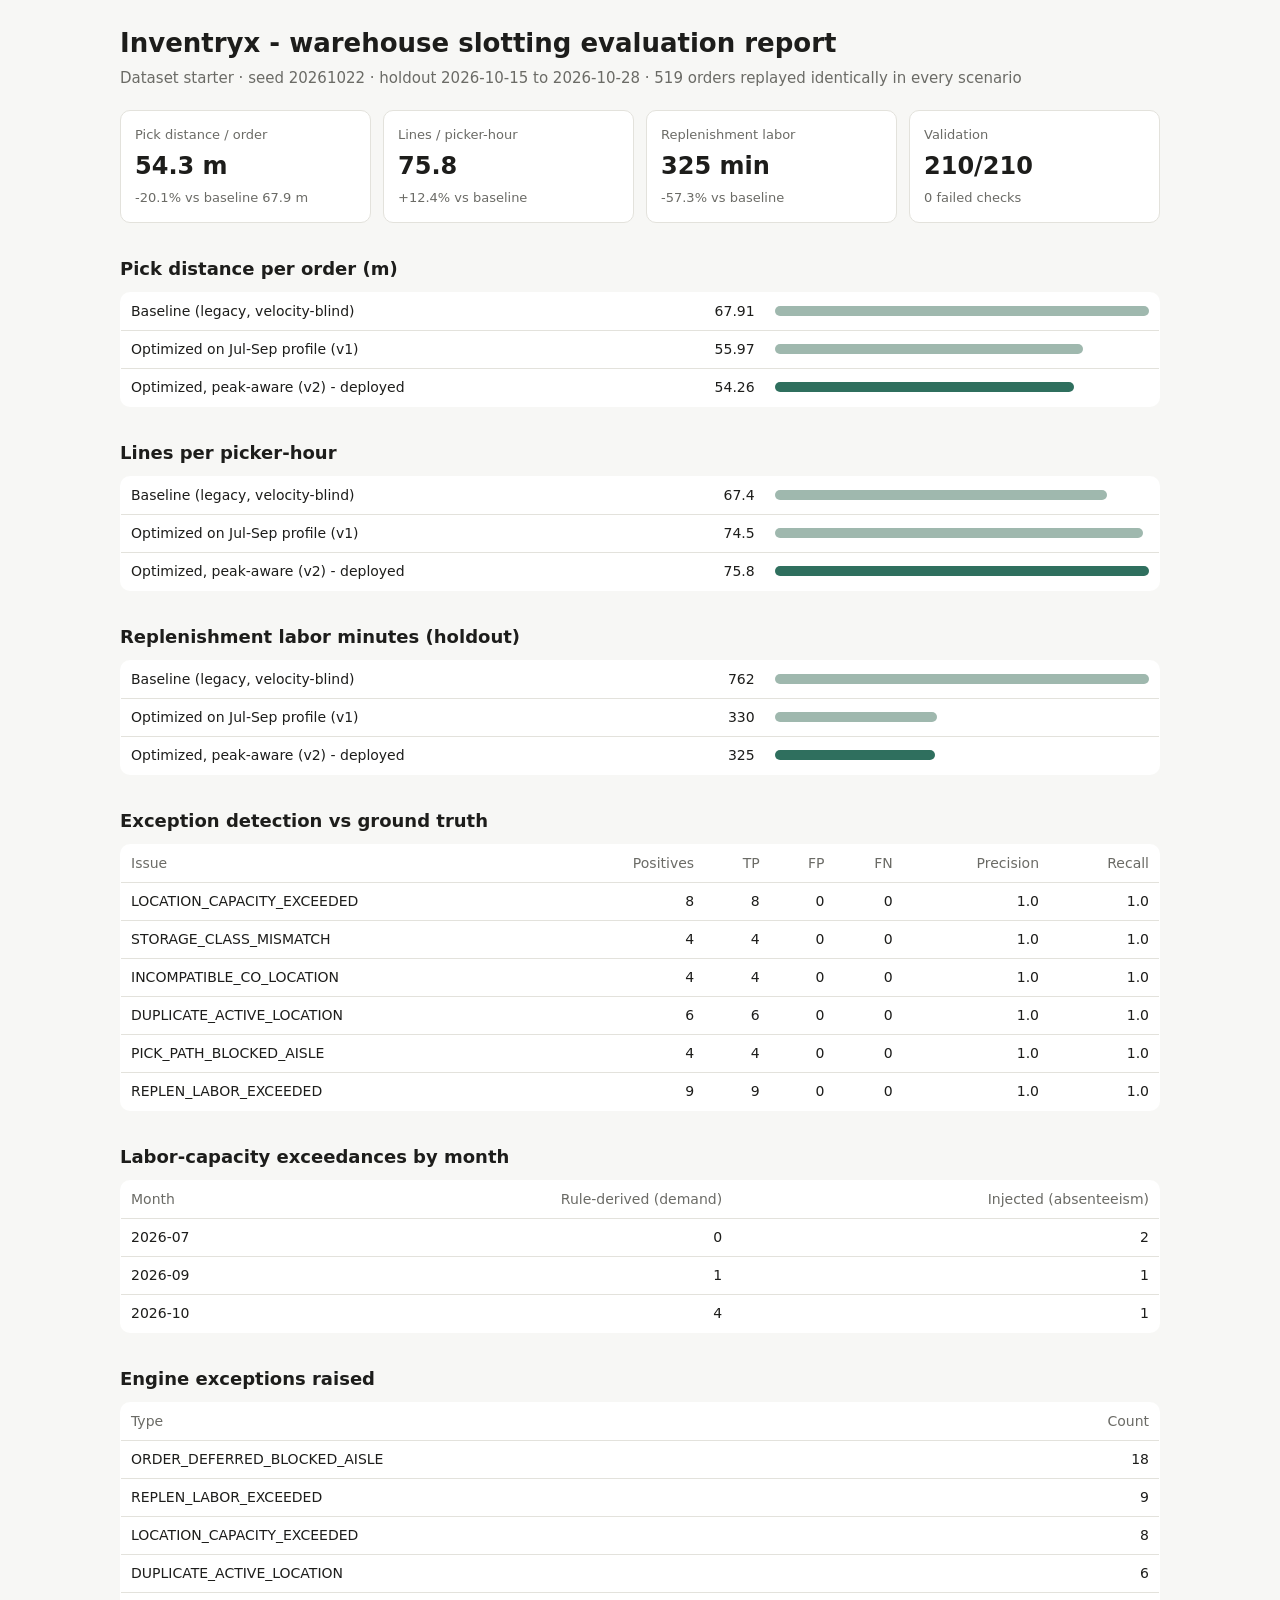
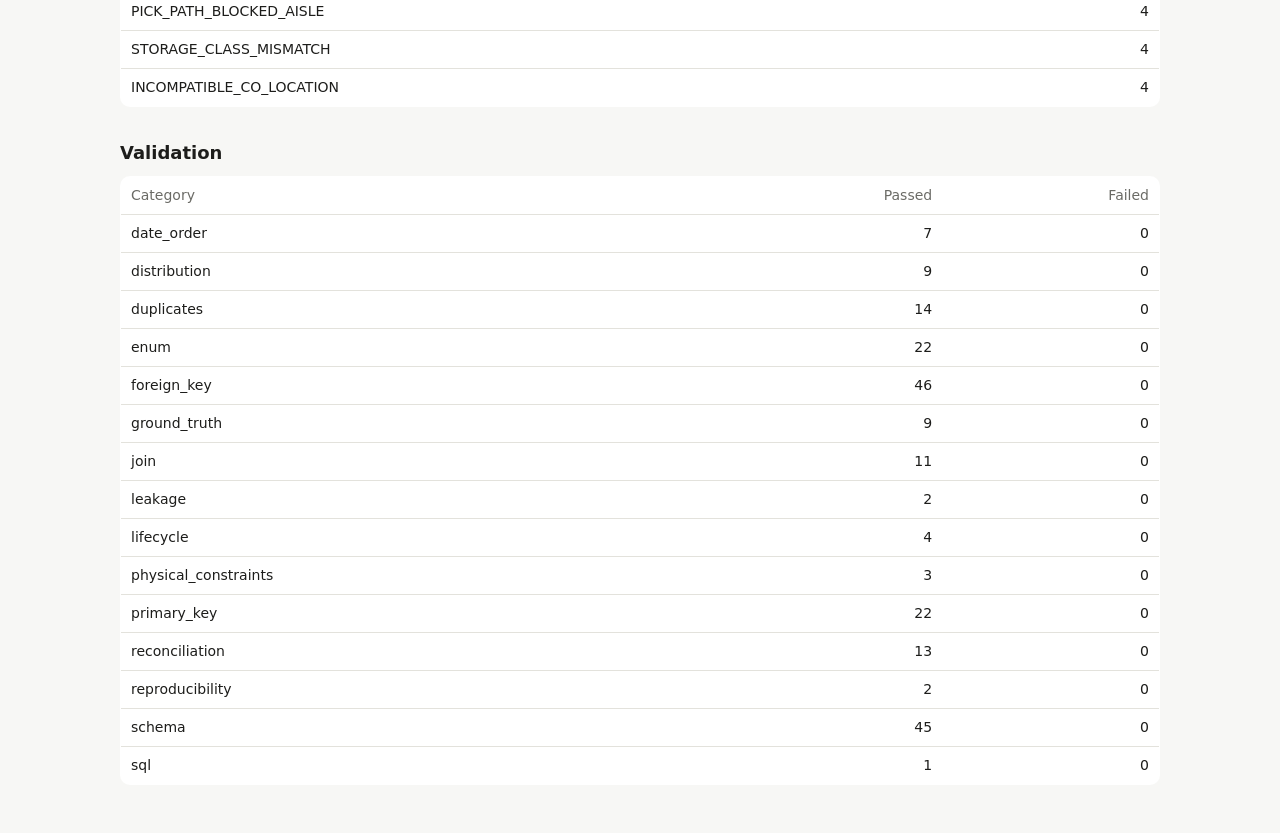
<file: data/starter/reports/report.html>
<!doctype html><html lang="en"><head><meta charset="utf-8">
<meta name="viewport" content="width=device-width,initial-scale=1"><title>Inventryx Report</title>
<style>
:root{--bg:#f7f7f5;--fg:#1d1d1b;--mute:#6b6b66;--card:#fff;--line:#e3e2dc;--accent:#2f6f5e;--accent2:#9fb8ae;--bad:#b3261e}
@media (prefers-color-scheme:dark){:root{--bg:#151614;--fg:#ecebe6;--mute:#a3a29b;--card:#1f201d;--line:#34352f;--accent:#7cc3ab;--accent2:#4a5d55;--bad:#ff8a80}}
body{margin:0;background:var(--bg);color:var(--fg);font:15px/1.5 system-ui,-apple-system,Segoe UI,sans-serif}
main{max-width:1040px;margin:0 auto;padding:24px 16px 48px} h1{font-size:26px;margin:0 0 4px}
h2{font-size:18px;margin:32px 0 10px} .sub{color:var(--mute)}
.tiles{display:grid;grid-template-columns:repeat(auto-fit,minmax(200px,1fr));gap:12px;margin-top:20px}
.tile{background:var(--card);border:1px solid var(--line);border-radius:10px;padding:14px}
.k{color:var(--mute);font-size:13px} .v{font-size:24px;font-weight:600;margin:4px 0} .d{font-size:13px;color:var(--mute)}
table{width:100%;border-collapse:collapse;background:var(--card);border:1px solid var(--line);border-radius:10px;overflow:hidden}
td,th{padding:8px 10px;border-bottom:1px solid var(--line);text-align:left;font-size:14px}
th{color:var(--mute);font-weight:500} .num{text-align:right;font-variant-numeric:tabular-nums;white-space:nowrap}
.barcell{width:38%} .bar{height:10px;border-radius:5px;background:var(--accent2)} .bar.hi{background:var(--accent)}
.bad{color:var(--bad);font-weight:600} .wrap{overflow-x:auto}
</style></head><body><main>
<h1>Inventryx - warehouse slotting evaluation report</h1>
<div class="sub">Dataset starter · seed 20261022 · holdout 2026-10-15 to 2026-10-28 ·
519 orders replayed identically in every scenario</div>
<div class="tiles"><div class='tile'><div class='k'>Pick distance / order</div><div class='v'>54.3 m</div><div class='d'>-20.1% vs baseline 67.9 m</div></div><div class='tile'><div class='k'>Lines / picker-hour</div><div class='v'>75.8</div><div class='d'>+12.4% vs baseline</div></div><div class='tile'><div class='k'>Replenishment labor</div><div class='v'>325 min</div><div class='d'>-57.3% vs baseline</div></div><div class='tile'><div class='k'>Validation</div><div class='v'>210/210</div><div class='d'>0 failed checks</div></div></div>
<h2>Pick distance per order (m)</h2><div class="wrap"><table><tr><td>Baseline (legacy, velocity-blind)</td><td class='num'>67.91</td><td class='barcell'><div class='bar ' style='width:100.0%'></div></td></tr><tr><td>Optimized on Jul-Sep profile (v1)</td><td class='num'>55.97</td><td class='barcell'><div class='bar ' style='width:82.4%'></div></td></tr><tr><td>Optimized, peak-aware (v2) - deployed</td><td class='num'>54.26</td><td class='barcell'><div class='bar hi' style='width:79.9%'></div></td></tr></table></div>
<h2>Lines per picker-hour</h2><div class="wrap"><table><tr><td>Baseline (legacy, velocity-blind)</td><td class='num'>67.4</td><td class='barcell'><div class='bar ' style='width:88.9%'></div></td></tr><tr><td>Optimized on Jul-Sep profile (v1)</td><td class='num'>74.5</td><td class='barcell'><div class='bar ' style='width:98.3%'></div></td></tr><tr><td>Optimized, peak-aware (v2) - deployed</td><td class='num'>75.8</td><td class='barcell'><div class='bar hi' style='width:100.0%'></div></td></tr></table></div>
<h2>Replenishment labor minutes (holdout)</h2><div class="wrap"><table><tr><td>Baseline (legacy, velocity-blind)</td><td class='num'>762</td><td class='barcell'><div class='bar ' style='width:100.0%'></div></td></tr><tr><td>Optimized on Jul-Sep profile (v1)</td><td class='num'>330</td><td class='barcell'><div class='bar ' style='width:43.3%'></div></td></tr><tr><td>Optimized, peak-aware (v2) - deployed</td><td class='num'>325</td><td class='barcell'><div class='bar hi' style='width:42.7%'></div></td></tr></table></div>
<h2>Exception detection vs ground truth</h2><div class="wrap"><table><tr><th>Issue</th><th class="num">Positives</th>
<th class="num">TP</th><th class="num">FP</th><th class="num">FN</th><th class="num">Precision</th><th class="num">Recall</th></tr><tr><td>LOCATION_CAPACITY_EXCEEDED</td><td class='num'>8</td><td class='num'>8</td><td class='num'>0</td><td class='num'>0</td><td class='num'>1.0</td><td class='num'>1.0</td></tr><tr><td>STORAGE_CLASS_MISMATCH</td><td class='num'>4</td><td class='num'>4</td><td class='num'>0</td><td class='num'>0</td><td class='num'>1.0</td><td class='num'>1.0</td></tr><tr><td>INCOMPATIBLE_CO_LOCATION</td><td class='num'>4</td><td class='num'>4</td><td class='num'>0</td><td class='num'>0</td><td class='num'>1.0</td><td class='num'>1.0</td></tr><tr><td>DUPLICATE_ACTIVE_LOCATION</td><td class='num'>6</td><td class='num'>6</td><td class='num'>0</td><td class='num'>0</td><td class='num'>1.0</td><td class='num'>1.0</td></tr><tr><td>PICK_PATH_BLOCKED_AISLE</td><td class='num'>4</td><td class='num'>4</td><td class='num'>0</td><td class='num'>0</td><td class='num'>1.0</td><td class='num'>1.0</td></tr><tr><td>REPLEN_LABOR_EXCEEDED</td><td class='num'>9</td><td class='num'>9</td><td class='num'>0</td><td class='num'>0</td><td class='num'>1.0</td><td class='num'>1.0</td></tr></table></div>
<h2>Labor-capacity exceedances by month</h2><div class="wrap"><table><tr><th>Month</th><th class="num">Rule-derived (demand)</th>
<th class="num">Injected (absenteeism)</th></tr><tr><td>2026-07</td><td class='num'>0</td><td class='num'>2</td></tr><tr><td>2026-09</td><td class='num'>1</td><td class='num'>1</td></tr><tr><td>2026-10</td><td class='num'>4</td><td class='num'>1</td></tr></table></div>
<h2>Engine exceptions raised</h2><div class="wrap"><table><tr><th>Type</th><th class="num">Count</th></tr><tr><td>ORDER_DEFERRED_BLOCKED_AISLE</td><td class='num'>18</td></tr><tr><td>REPLEN_LABOR_EXCEEDED</td><td class='num'>9</td></tr><tr><td>LOCATION_CAPACITY_EXCEEDED</td><td class='num'>8</td></tr><tr><td>DUPLICATE_ACTIVE_LOCATION</td><td class='num'>6</td></tr><tr><td>PICK_PATH_BLOCKED_AISLE</td><td class='num'>4</td></tr><tr><td>STORAGE_CLASS_MISMATCH</td><td class='num'>4</td></tr><tr><td>INCOMPATIBLE_CO_LOCATION</td><td class='num'>4</td></tr></table></div>
<h2>Validation</h2><div class="wrap"><table><tr><th>Category</th><th class="num">Passed</th><th class="num">Failed</th></tr><tr><td>date_order</td><td class='num'>7</td><td class='num '>0</td></tr><tr><td>distribution</td><td class='num'>9</td><td class='num '>0</td></tr><tr><td>duplicates</td><td class='num'>14</td><td class='num '>0</td></tr><tr><td>enum</td><td class='num'>22</td><td class='num '>0</td></tr><tr><td>foreign_key</td><td class='num'>46</td><td class='num '>0</td></tr><tr><td>ground_truth</td><td class='num'>9</td><td class='num '>0</td></tr><tr><td>join</td><td class='num'>11</td><td class='num '>0</td></tr><tr><td>leakage</td><td class='num'>2</td><td class='num '>0</td></tr><tr><td>lifecycle</td><td class='num'>4</td><td class='num '>0</td></tr><tr><td>physical_constraints</td><td class='num'>3</td><td class='num '>0</td></tr><tr><td>primary_key</td><td class='num'>22</td><td class='num '>0</td></tr><tr><td>reconciliation</td><td class='num'>13</td><td class='num '>0</td></tr><tr><td>reproducibility</td><td class='num'>2</td><td class='num '>0</td></tr><tr><td>schema</td><td class='num'>45</td><td class='num '>0</td></tr><tr><td>sql</td><td class='num'>1</td><td class='num '>0</td></tr></table></div>
</main></body></html>
</file>
